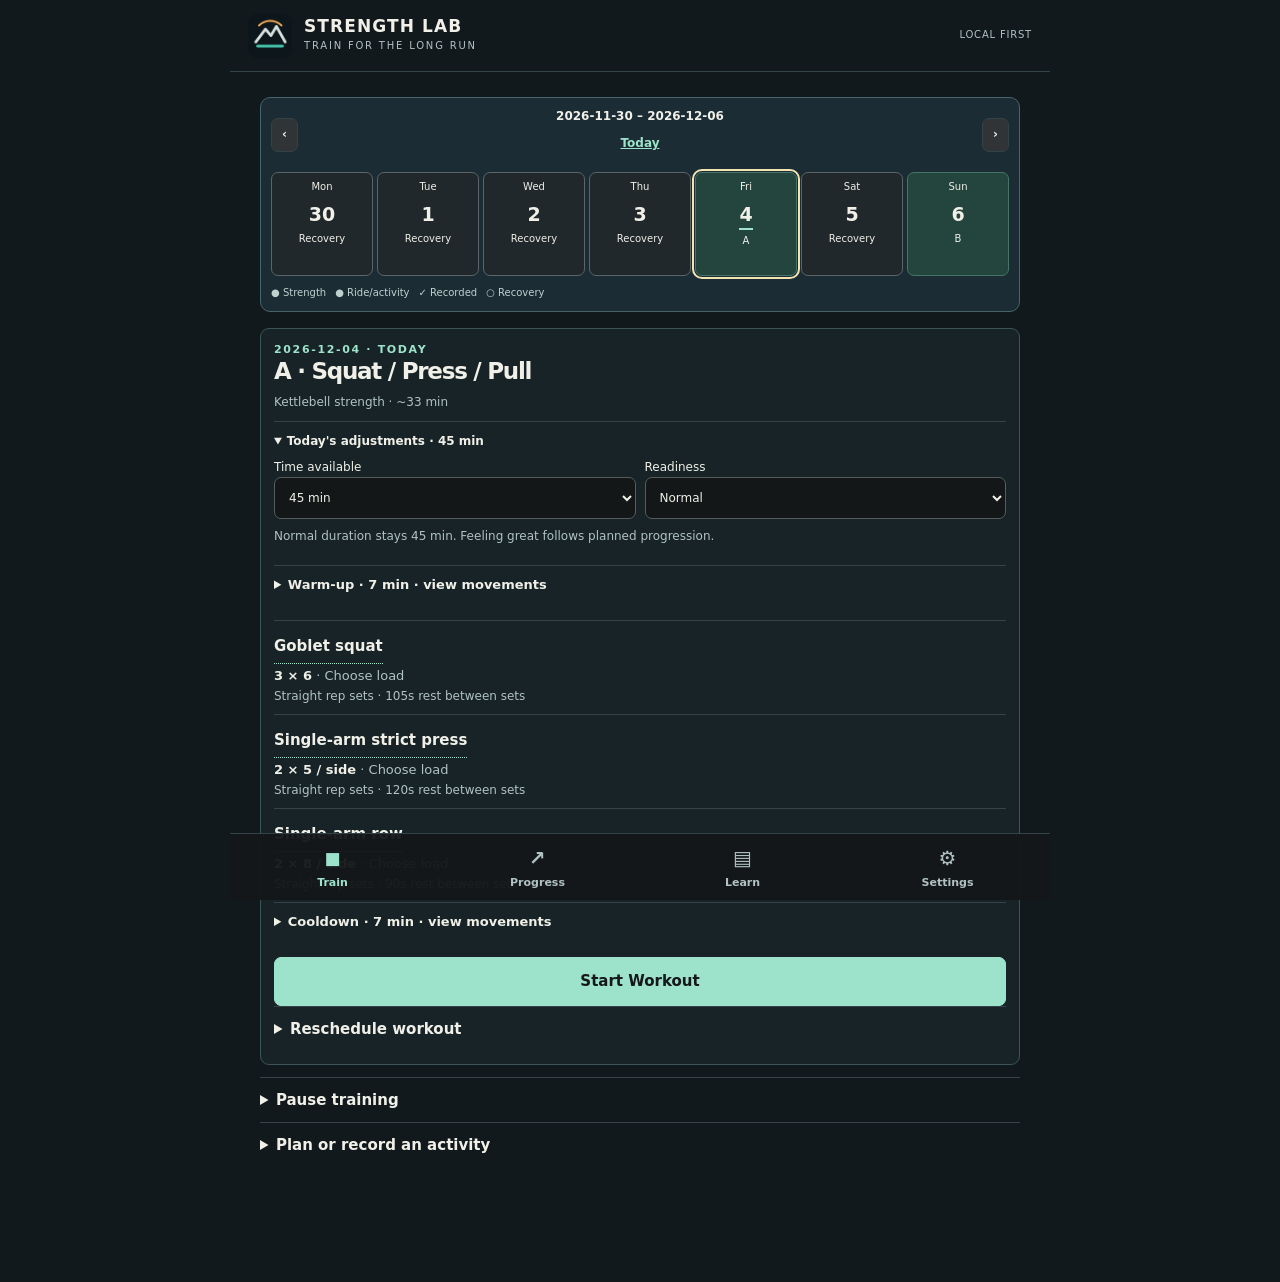
<file: index.html>
<!doctype html><html lang="en"><head><meta charset="utf-8"><meta name="viewport" content="width=device-width,initial-scale=1,viewport-fit=cover"><meta name="theme-color" content="#151719"><meta name="description" content="Strength Lab — lifelong kettlebell and club training"><link rel="manifest" href="manifest.webmanifest"><link rel="icon" href="icon-192.png"><link rel="stylesheet" href="styles.css"><link rel="stylesheet" href="interface-polish.css"><title>Strength Lab</title></head><body><div class="shell"><header class="mast"><div class="brand"><img class="brand-icon" src="icon-192.png" alt="Strength Lab" width="44" height="44"><div><strong>STRENGTH LAB</strong><small>TRAIN FOR THE LONG RUN</small></div></div><span id="network" class="net">LOCAL FIRST</span></header><main id="app" tabindex="-1"></main><nav class="bottom" aria-label="Main navigation"><button data-tab="today" class="active"><span>◼</span>Train</button><button data-tab="progress"><span>↗</span>Progress</button><button data-tab="learn"><span aria-hidden="true">▤</span>Learn</button><button data-tab="settings"><span>⚙</span>Settings</button></nav></div><script src="engine.js"></script><script src="session-timer.js"></script><script src="movement-instruction.js"></script><script src="programming-education.js"></script><script src="learning.js"></script><script src="rolling-calendar.js"></script><script src="notebook.js"></script><script src="app.js" defer></script><dialog id="transcript-dialog"><div class="reader-header"><div><strong id="transcript-title"></strong><p id="transcript-meta" class="muted small"></p></div><form method="dialog"><button class="button secondary">Close</button></form></div><p class="small"><a id="transcript-link" target="_blank" rel="noopener noreferrer">Original source</a></p><div id="transcript-body" class="transcript-body"></div></dialog><dialog id="movement-dialog" aria-labelledby="movement-dialog-title"><header class="reader-header"><h2 id="movement-dialog-title"></h2><form method="dialog"><button class="button secondary" autofocus>Close instruction</button></form></header><div id="movement-dialog-body"></div></dialog></body></html>
</file>
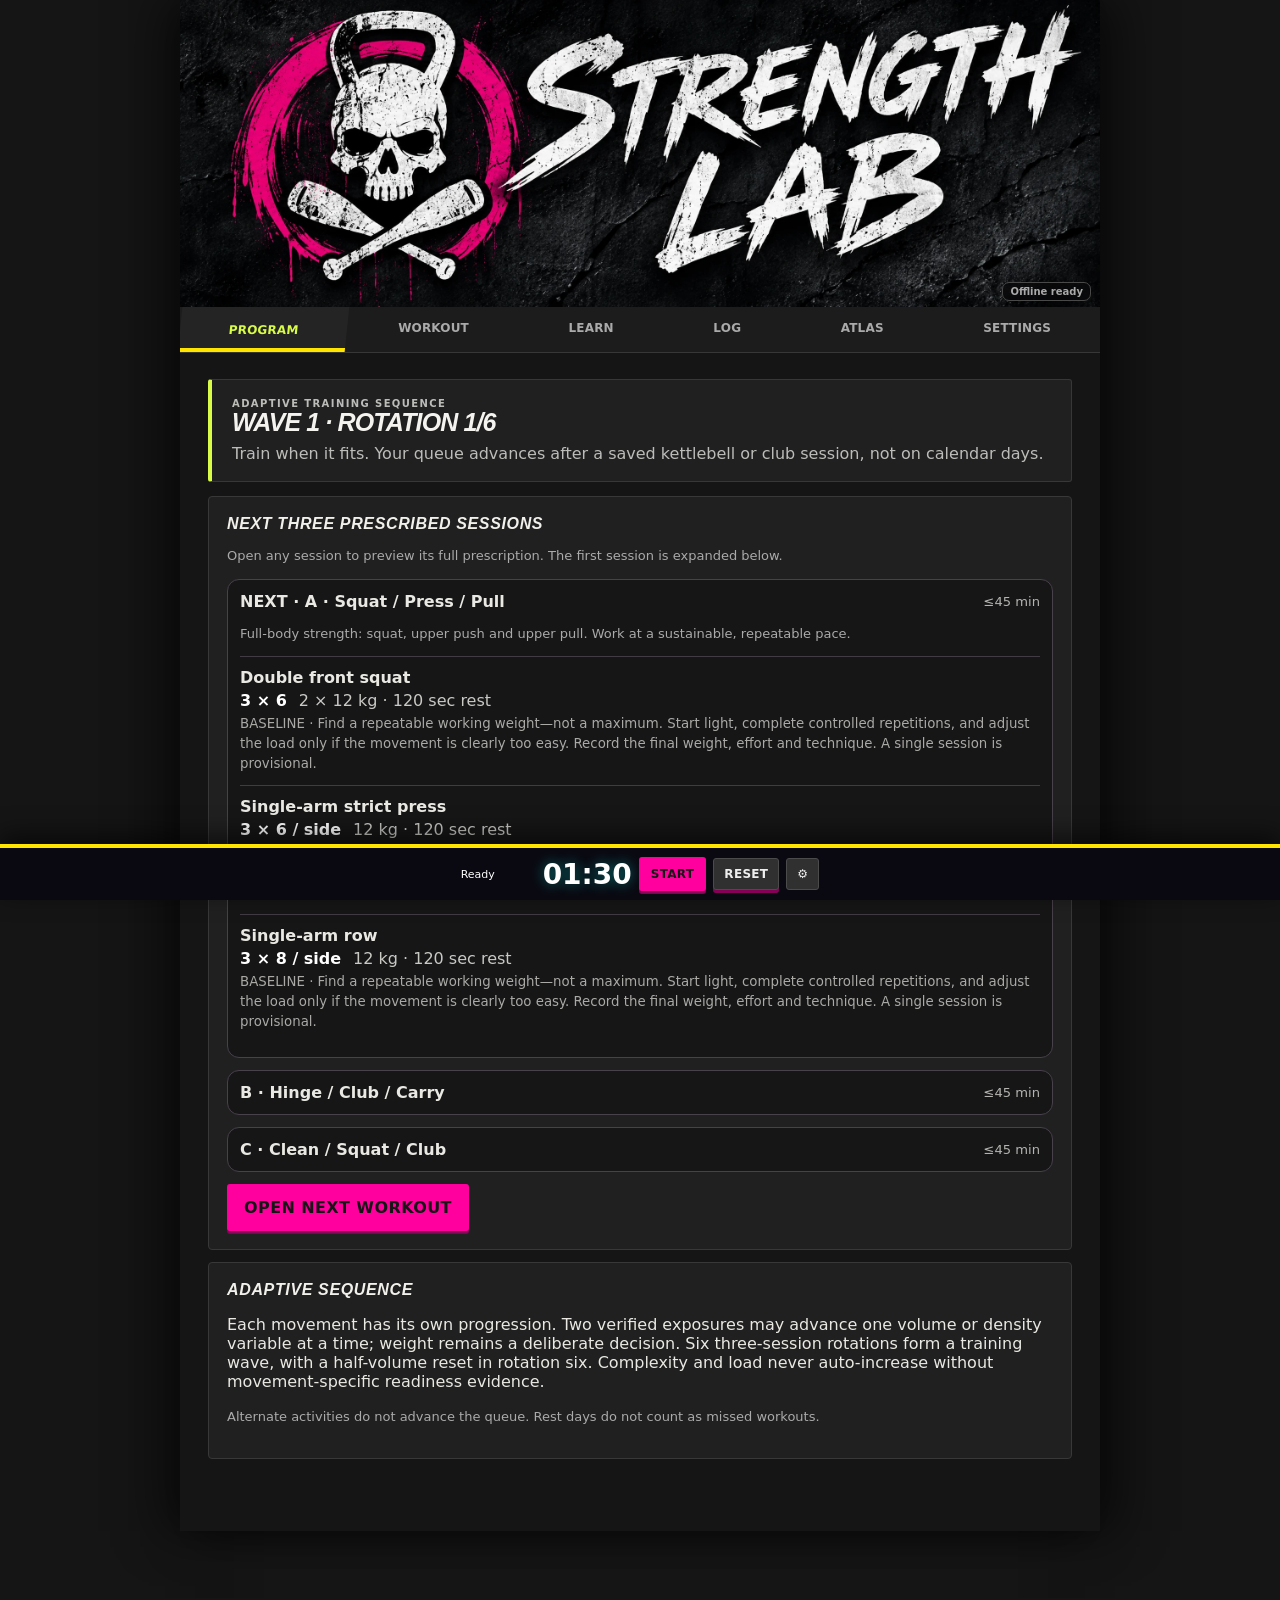
<file: legacy/index.html>
<!doctype html>
<html lang="en"><head><base href="../"><meta charset="utf-8"><meta name="viewport" content="width=device-width,initial-scale=1,viewport-fit=cover"><meta name="theme-color" content="#101013"><meta name="description" content="Offline-first kettlebell and club training log"><link rel="manifest" href="manifest.webmanifest?v=32"><link rel="icon" href="icon-192.png"><link rel="apple-touch-icon" href="icon-192.png"><link rel="stylesheet" href="legacy/styles.css?v=32"><title>Strength Lab V32</title></head>
<body><div id="app"><header class="top"><div class="brand"><div class="brandmark" aria-hidden="true">SL<span class="brand-slash">/</span></div><div><h1 id="page-heading">Strength<br>Lab</h1><small id="page-tagline">TRAIN FOR THE LONG RUN</small></div></div><span class="offline" id="network">Offline ready</span></header><nav class="tabs" aria-label="Main navigation"><button class="tab" data-view="plan">Program</button><button class="tab selected" data-view="train">Workout</button><button class="tab" data-view="hub">Learn</button><button class="tab" data-view="history">Log</button><button class="tab" data-view="library">Atlas</button><button class="tab" data-view="settings">Settings</button></nav><main id="view" aria-live="polite"></main></div><dialog id="dialog"><form method="dialog" id="dialog-content"></form></dialog><script src="legacy/app.js?v=32" defer></script></body></html>
</file>
<file: styles.css>
:root{font-family:system-ui,-apple-system,'Segoe UI',sans-serif;color-scheme:dark;--bg:#151719;--card:#222527;--line:#393e40;--text:#f0f0e8;--muted:#a8aeab;--accent:#d6f45c;--red:#ff8a84}*{box-sizing:border-box}html{scroll-behavior:smooth}body{margin:0;background:var(--bg);color:var(--text);font-size:15px;line-height:1.48}button,input,select,textarea{font:inherit}button{cursor:pointer}button:disabled{opacity:.4;cursor:not-allowed}.shell{max-width:820px;margin:auto;min-height:100vh;padding-bottom:90px}.mast{height:72px;padding:13px 18px;display:flex;align-items:center;justify-content:space-between;border-bottom:1px solid var(--line)}.brand{display:flex;align-items:center;gap:12px}.brand strong{display:block;font-weight:900;letter-spacing:.065em;font-size:17px;line-height:1.1}.brand small{display:block;font-size:10px;letter-spacing:.18em;color:var(--muted);margin-top:3px}.mark{font-size:27px;font-weight:1000;letter-spacing:-.13em;color:var(--text);transform:rotate(-7deg);display:block}.mark span{color:var(--accent)}.net{font-size:10px;letter-spacing:.08em;color:var(--muted)}main{padding:18px 15px 30px}.bottom{position:fixed;bottom:0;left:0;right:0;display:flex;justify-content:center;background:#151719f5;border-top:1px solid var(--line);z-index:10;padding-bottom:env(safe-area-inset-bottom)}.bottom button{width:25%;max-width:205px;border:0;background:none;color:var(--muted);padding:10px 2px 9px;font-size:11px;font-weight:750}.bottom button span{display:block;font-size:20px;margin-bottom:1px}.bottom button.active{color:var(--accent)}h1,h2,h3,p{margin:0}h1{font-size:clamp(28px,6vw,40px);font-weight:900;letter-spacing:-.055em;line-height:1.05}h2{font-size:20px;letter-spacing:-.03em}h3{font-size:16px}p{margin:9px 0}.muted{color:var(--muted)}.small{font-size:12px}.eyebrow{font-size:11px;text-transform:uppercase;letter-spacing:.15em;color:var(--accent);font-weight:800}.hero{padding:14px 0 20px}.hero p{max-width:60ch}.card{background:var(--card);border:1px solid var(--line);border-radius:10px;padding:17px;margin:12px 0}.card h2{margin-bottom:8px}.row{display:flex;align-items:center;justify-content:space-between;gap:12px}.wrap{flex-wrap:wrap}.stack{display:grid;gap:12px}.pill{border:1px solid var(--line);border-radius:30px;padding:4px 9px;font-size:11px;color:var(--muted);white-space:nowrap}.accent{color:var(--accent)}.button{border:1px solid var(--accent);background:var(--accent);color:#151719;border-radius:7px;font-weight:850;padding:12px 15px;min-height:45px}.button.secondary{border-color:var(--line);background:#303436;color:var(--text)}.button.danger{border-color:#744644;background:#3a2929;color:#ffc7c3}.button.smallbtn{min-height:34px;padding:7px 10px;font-size:12px}.button.full{width:100%}.buttonrow{display:flex;flex-wrap:wrap;gap:8px;margin-top:12px}.metrics{display:grid;grid-template-columns:repeat(3,1fr);gap:8px;margin:14px 0}.metric{border:1px solid var(--line);border-radius:7px;padding:12px 6px;text-align:center}.metric strong{display:block;font-size:21px;letter-spacing:-.04em}.metric span{display:block;color:var(--muted);font-size:10px;text-transform:uppercase;letter-spacing:.05em}.notice{border-left:3px solid var(--accent);background:#2b3024;padding:11px 13px;font-size:13px;margin:12px 0}.warning{border-left-color:var(--red);background:#352725}.field{display:grid;gap:5px;margin:12px 0}.field label,.field>span{font-weight:750;font-size:12px;color:var(--muted)}input,select,textarea{width:100%;background:#141718;color:var(--text);border:1px solid #555d5d;border-radius:7px;padding:10px;min-height:42px}textarea{min-height:70px}input[type=checkbox]{width:20px;height:20px;min-height:20px;accent-color:var(--accent)}.setrow{display:grid;grid-template-columns:44px 1fr 1fr 60px;gap:7px;align-items:end;margin:9px 0}.setrow label{font-size:10px;color:var(--muted);display:grid;gap:3px}.setrow input{padding:8px 4px;text-align:center}.setrow .done{min-height:41px;background:#32383a;border:1px solid var(--line);color:var(--text);border-radius:6px;font-weight:900}.setrow .done.checked{background:var(--accent);color:#141718}.setrow .index{font-weight:800;padding-bottom:11px}.exercise{border-top:1px solid var(--line);padding-top:16px;margin-top:17px}.exercise-head{display:flex;justify-content:space-between;align-items:start;gap:10px}.exercise-head h3{font-size:18px}.rx{font-size:13px;margin:8px 0;color:var(--muted)}.rx strong{color:var(--text)}details{border-top:1px solid var(--line);padding:11px 0}summary{cursor:pointer;font-weight:800}ul{padding-left:20px;margin:8px 0}li{margin:4px 0}.timer{position:sticky;top:0;z-index:4;display:flex;align-items:center;justify-content:space-between;background:#1e2420;border:1px solid #4a5540;padding:10px 12px;border-radius:8px;margin:10px 0}.timer strong{font-size:21px;font-variant-numeric:tabular-nums}.choice{display:flex;flex-wrap:wrap;gap:7px;margin:12px 0}.choice button{background:#303436;color:var(--text);border:1px solid var(--line);border-radius:7px;padding:9px 13px}.choice button.active{border-color:var(--accent);color:var(--accent)}.list-item{display:flex;justify-content:space-between;align-items:center;gap:10px;border-top:1px solid var(--line);padding:13px 0}.list-item:first-of-type{border-top:0}.tag{font-size:10px;letter-spacing:.06em;text-transform:uppercase;color:var(--accent)}.bar{height:7px;background:#3b4242;border-radius:20px;overflow:hidden;margin:9px 0}.bar>div{height:100%;background:var(--accent)}.empty{padding:20px 0;color:var(--muted)}.stage{display:flex;gap:6px;margin:14px 0}.stage div{flex:1;text-align:center;border-radius:5px;padding:9px 3px;background:#303436;color:var(--muted);font-size:11px}.stage .on{background:var(--accent);color:#141718;font-weight:900}.footer-note{font-size:11px;color:var(--muted);margin-top:12px}.section-title{margin-top:25px}.link{color:var(--accent);text-decoration:underline}.two{display:grid;grid-template-columns:1fr 1fr;gap:9px}.sr{position:absolute;width:1px;height:1px;overflow:hidden;clip:rect(0,0,0,0)}@media(min-width:680px){main{padding:25px 30px}.card{padding:22px}.bottom{max-width:820px;margin:auto}.setrow{grid-template-columns:60px 1fr 1fr 80px}}@media(prefers-reduced-motion:reduce){*{scroll-behavior:auto!important}}

.source-open{background:none;border:0;color:inherit;text-align:left;font:inherit;font-weight:700;text-decoration:underline;text-decoration-color:var(--accent,#b7f24a);text-underline-offset:3px;cursor:pointer;padding:.25rem 0}#transcript-dialog{width:min(900px,94vw);max-height:90vh;background:#17191b;color:#f4f3ed;border:1px solid #747b77;border-radius:12px;padding:1.2rem}.reader-header{display:flex;align-items:flex-start;justify-content:space-between;gap:1rem}.reader-header strong{font-size:1.2rem}.transcript-body{white-space:pre-wrap;line-height:1.65;overflow:auto;font-size:1rem;max-height:66vh;word-break:break-word}#transcript-dialog::backdrop{background:rgba(0,0,0,.8)}

/* Workout navigation: timer remains accessible without covering the set overview. */
#workout-focus,#workout-overview{scroll-margin-top:100px}.workout-jumps,.overview-heading{display:flex;align-items:center;justify-content:space-between;gap:12px;flex-wrap:wrap;margin:12px 0}.workout-jumps a,.overview-heading a{font-size:13px;color:var(--accent);font-weight:750;text-decoration:underline;text-underline-offset:3px}.timer{top:8px;flex-wrap:wrap;gap:8px;box-shadow:0 5px 20px #0008}.timer .row{flex:1 1 150px}.timer .buttonrow{margin-top:0;flex:1 1 200px;justify-content:flex-end}.timer button{min-height:44px}@media(max-width:430px){.timer{padding:9px;top:4px}.timer .row{flex-basis:100%}.timer .buttonrow{justify-content:space-between;flex-basis:100%}.timer button{flex:1}.workout-jumps a{min-height:40px;display:inline-flex;align-items:center}}

/* UX review 1: the interval face is an actual touch control; it never covers sets. */
.timer{position:relative!important;top:auto!important;display:block;z-index:auto;scroll-margin-top:16px}.timer .row{display:flex;flex-wrap:wrap}.timer .timer-face{border:1px solid var(--accent);border-radius:8px;background:#151b18;color:var(--accent);min-height:56px;min-width:112px;padding:10px;font-size:30px;font-weight:850;font-variant-numeric:tabular-nums}.timer .buttonrow{justify-content:flex-start}.timer button{touch-action:manipulation;min-height:48px}.timer p{margin:5px 0}.timer .buttonrow button{flex:1 1 auto}

/* Learn: focused touch pathways and practical instruction, not a giant chart. */
.learn-filters{display:grid;gap:12px;margin:14px 0}.learn-filters label{font-size:13px;font-weight:750}.learn-node{display:flex;flex-direction:column;gap:8px;width:100%;padding:14px;margin:8px 0;border:1px solid var(--line);border-radius:9px;background:var(--card);color:var(--text);text-align:left;min-height:56px;touch-action:manipulation}.learn-node strong{font-size:16px}.learn-status{display:inline-block;font-size:12px;padding:5px 8px;border:1px solid #687476;border-radius:6px;width:fit-content}.status-learned{color:#b8efb4;border-color:#6d9469}.status-practicing{color:#a6dce7;border-color:#5a8b96}.status-available{color:var(--accent)}.status-blocked{color:#ffc4b2;border-color:#a06b5c}.instruction-section{margin:20px 0;border-top:1px solid var(--line);padding-top:15px}.instruction-section h3{font-size:18px}.movement-instruction h2{font-size:25px;line-height:1.15}.movement-instruction>.learn-status{margin:8px 0}.video-link{display:inline-flex;align-items:center;text-decoration:none;min-height:48px}.learning-dimensions{display:grid;gap:10px}.learning-dimensions>div{background:#171c1e;padding:12px;border-radius:8px}.learning-dimensions h4{margin:0;font-size:15px}.learning-dimensions p{font-size:13px}.pathway-center{border:2px solid var(--accent);border-radius:10px;padding:16px}.pathway-arrow{text-align:center;font-size:27px;color:var(--accent);padding:4px}.focused-pathway h3{font-size:15px}.learn-node:focus-visible,.timer button:focus-visible{outline:3px solid var(--accent);outline-offset:3px}.movement-instruction,.focused-pathway{scroll-margin-top:12px}@media(min-width:650px){.learn-filters{grid-template-columns:1fr 1fr}.learning-dimensions{grid-template-columns:1fr 1fr}}
</file>
<file: interface-polish.css>
/* Active workout: quiet hierarchy, one prominent action. */
:root{--accent:#9de3cb;--bg:#12191c;--card:#1c282c;--line:#344347;--muted:#b1c2c4}
.workout-focus{border:1px solid #3d6864;border-radius:22px;padding:22px;margin:18px 0;background:linear-gradient(150deg,#203b3c 0%,#18282b 75%);box-shadow:0 14px 35px #0002}
.focus-kicker{font-size:11px;font-weight:800;letter-spacing:.13em;color:#a7e8d3;display:flex;justify-content:space-between;gap:12px}
.focus-track{height:6px;border-radius:8px;background:#365153;overflow:hidden;margin:13px 0 24px}
.focus-track>div{height:100%;background:#a5ebd2;border-radius:8px;transition:width .2s ease}
.focus-label{font-size:11px;font-weight:800;letter-spacing:.12em;color:#a7c9c9}
.workout-focus h2{font-size:clamp(24px,5vw,35px);letter-spacing:-.035em;margin:5px 0 7px;line-height:1.13}
.workout-focus p{margin:8px 0 18px}.workout-focus .focus-action{min-height:56px;font-weight:800;font-size:17px}
.workout-focus .small{margin:11px 0 0}
.exercise .setrow input{min-height:44px}
.exercise .done{min-width:48px;min-height:48px}
button:focus-visible,input:focus-visible,select:focus-visible,textarea:focus-visible{outline:3px solid #d2f6e9;outline-offset:3px}
@media(max-width:520px){.workout-focus{padding:19px 16px;border-radius:18px}.workout-focus h2{font-size:27px}}

/* Distinct timer modes, without hiding the full exercise overview. */
.timer[data-timer-mode="rest"]{border-left:4px solid #d99a4c}
.timer[data-timer-mode="work"]{border-left:4px solid #31b99f}
.timer[data-timer-mode="warmup"],.timer[data-timer-mode="cooldown"]{border-left:4px solid #789db4}
.timer #clock{font-variant-numeric:tabular-nums;font-size:clamp(1.5rem,5vw,2.3rem)}
@media(max-width:480px){.timer .buttonrow{display:flex;flex-wrap:wrap;gap:6px}.timer .buttonrow button{min-height:44px}}
/* Workout overview navigation and timer: sticky only on screens with enough vertical space. */
.workout-jumps{display:flex;flex-wrap:wrap;gap:10px;margin:12px 0 16px}
.workout-jumps a,.overview-heading a{color:#b8f0df;text-decoration:underline;text-underline-offset:3px;min-height:44px;display:inline-flex;align-items:center}
.overview-heading{display:flex;align-items:center;justify-content:space-between;flex-wrap:wrap;gap:10px;margin-top:22px}
#workout-overview,#workout-focus,.exercise{scroll-margin-top:170px}
.timer{position:sticky;top:8px;z-index:5;background:var(--card,#1c282c);box-shadow:0 5px 18px #0006}
.timer .buttonrow{display:flex;flex-wrap:wrap;gap:8px}
@media(max-width:480px){.timer{top:4px;padding:10px 12px}.timer #clock{font-size:1.65rem}.timer .buttonrow button{flex:1 1 auto}.overview-heading h2{font-size:1.2rem}}
@media(max-height:600px){.timer{position:relative;top:auto}#workout-overview,#workout-focus,.exercise{scroll-margin-top:16px}}
@media(prefers-reduced-motion:reduce){html{scroll-behavior:auto}}

/* Review 2: a prewritten, compact notebook. Sticky inside the full workout,
   never inside a short card or a collapsing preparation section. */
#app>.timer{position:sticky!important;top:0!important;z-index:8;display:grid;grid-template-columns:1fr;gap:3px;margin:0 0 12px;padding:6px 10px;background:#18282b;box-shadow:0 3px 10px #0009;border-radius:8px}
#app>.timer .row{flex-wrap:nowrap;gap:8px}#app>.timer .row>div{min-width:0}#app>.timer #timer-label{display:block;font-size:12px;line-height:1.2;max-width:42ch}#app>.timer .row p{font-size:10px;line-height:1.2;margin:3px 0}#app>.timer .timer-face{min-height:44px;min-width:90px;padding:3px 8px;font-size:25px}#app>.timer>.buttonrow{margin:0;gap:6px;display:flex}#app>.timer>.buttonrow button{min-height:40px;padding:6px;font-size:12px}#app>.timer>p{display:none}
.workout-title{margin:8px 0 12px}.workout-title h1{font-size:24px;line-height:1.15}.workout-title .eyebrow{font-size:10px}.notebook-exercise{border-top:1px solid var(--line);padding:10px 0;margin:0;background:transparent}.notebook-exercise .rx{font-size:13px;margin:3px 0;line-height:1.4}.movement-link{background:none;border:0;border-bottom:1px dotted var(--accent);color:var(--text);font-size:15px;text-align:left;font-weight:800;padding:5px 0;min-height:36px;touch-action:manipulation}.movement-link:focus-visible{outline:2px solid var(--accent)}.notebook-exercise>.row{align-items:flex-start}.notebook-exercise>.row>.button{min-height:44px}.notebook-exercise details{padding:5px 0;border:0}.notebook-exercise details>summary{font-size:12px;color:var(--muted);min-height:36px;padding:7px 0}.notebook-set{border:1px solid var(--line);border-radius:6px;padding:8px;margin:10px 0;min-width:0}.notebook-set legend{font-size:12px}.notebook-set label{font-size:12px}.notebook-set .two{margin-bottom:7px}.notebook-set input{padding:7px;min-height:40px}.notebook-set input[type=checkbox]{min-height:22px;width:22px}.notebook-set button{min-height:40px}.notebook-set .done{border:1px solid var(--line);color:var(--text);background:#263a3c;min-width:42px;border-radius:6px}.notebook-set .done.checked{background:var(--accent);color:#121b1c}.preparation{padding:9px 0}.preparation summary{font-size:13px;min-height:36px}.preparation li{font-size:13px;margin:10px 0}.preparation ol{padding-left:20px}.cycle-sequence{display:grid;gap:6px}.cycle-workout{display:flex;flex-wrap:wrap;gap:6px;justify-content:space-between;align-items:center;width:100%;text-align:left;background:#1e2c30;border:1px solid var(--line);border-radius:7px;color:var(--text);padding:10px;min-height:64px}.cycle-workout.selected{border-color:var(--accent)}.cycle-workout small{display:block;color:var(--muted);font-size:11px}.cycle-workout .pill{font-size:10px}.cycle-change{width:100%}.selected-workout{border-top:1px solid var(--line);margin-top:20px;padding-top:16px}.selected-workout h2{font-size:21px}.selected-workout .list-item{padding:8px 0}.today-adjustments{font-size:13px}.today-adjustments .two{margin-top:8px}.today-adjustments label{font-size:12px}.history-summary{display:block;margin:5px 0}.history-list{margin:12px 0 25px}#movement-dialog{width:min(650px,96vw);max-height:88dvh;overflow:auto;border:1px solid var(--line);border-radius:10px;background:#182428;color:var(--text);padding:16px}#movement-dialog::backdrop{background:#000b}#movement-dialog h2{font-size:20px}#movement-dialog h3{margin-top:14px;font-size:15px}#movement-dialog li{font-size:14px}#movement-dialog .reader-header{position:sticky;top:-16px;background:#182428;padding:8px 0;z-index:1}#finish-workout{margin:14px 0 6px}#history-editor label{display:block;margin:8px 0;font-size:12px}#history-editor{padding:8px 0}#finish-panel>summary{min-height:44px;padding:8px 0}#workout-focus{padding:8px 0}#workout-focus summary{font-size:12px;min-height:36px}.notebook-exercise{scroll-margin-top:135px}

.notebook-exercise details[data-editor]:not([open]){display:none}

/* Review 3: seven flexible opportunities above a quiet prescription. */
#training-calendar{background:#1c2c34;border:1px solid #48636a;border-radius:10px;padding:10px;margin-bottom:16px}.calendar-header{display:flex;justify-content:space-between;align-items:center;gap:8px;margin-bottom:10px}.calendar-header>div{text-align:center;font-size:12px}.text-button{border:0;background:none;color:var(--accent);text-decoration:underline;min-height:36px;padding:3px;font-weight:750;text-align:left}.calendar-header .text-button{display:block;margin:auto}.calendar-grid{display:grid;grid-template-columns:repeat(7,minmax(0,1fr));gap:4px}.calendar-day{min-width:0;min-height:104px;border:1px solid #596568;border-radius:7px;background:#20282c;color:var(--text);padding:7px 2px;display:flex;align-items:center;flex-direction:column;gap:5px}.calendar-day small{font-size:10px}.calendar-day strong{font-size:19px}.calendar-day>span{font-size:10px;line-height:1.2;overflow-wrap:anywhere}.calendar-day.strength{background:#23453e;border-color:#467568}.calendar-day.cycling{background:#253a57;border-color:#5c7c9f}.calendar-day.activity{background:#483e27;border-color:#8c7950}.calendar-day.completed{box-shadow:inset 0 -4px #8bcea6}.calendar-day.current-day strong{border-bottom:2px solid var(--accent)}.calendar-day.selected-day{outline:2px solid #f2e4b3;outline-offset:1px}.calendar-legend{display:flex;gap:9px;flex-wrap:wrap;font-size:10px;color:#bfd1cf;margin-top:10px}.selected-workout{background:#172326;border:1px solid #3c5357;border-radius:9px;padding:13px;margin:0 0 12px}.selected-workout h1{font-size:23px;line-height:1.2}.selected-workout .list-item{padding:7px 0}.selected-workout .rx{margin:2px 0}.today-adjustments>summary{font-size:12px}.activity-record{display:block;width:100%;text-align:left;color:var(--text);background:#293749;border:1px solid #5a7188;border-radius:7px;padding:11px;margin:8px 0}.setup-card{background:#1c2b30;border:1px solid var(--line);border-radius:10px;padding:14px}.setup-card h2{font-size:16px;margin:14px 0 7px}.setup-card>label{display:block;font-size:12px;margin:9px 0}.activity-options{display:grid;grid-template-columns:1fr 1fr;gap:8px}.activity-options label{font-size:12px;display:flex;align-items:center;gap:7px;min-height:36px}#advanced-settings{margin-top:20px}.simple-set-head,.simple-set-row{display:grid;grid-template-columns:28px 1fr 1fr 1fr;gap:5px;align-items:center}.simple-set-head{font-size:11px;color:var(--muted);margin:8px 0 3px}.simple-set-row{margin:6px 0}.simple-set-row input{min-width:0;padding:7px 3px;text-align:center;min-height:44px}.partial-set,.method-fields{font-size:12px}.partial-set summary,.method-fields summary{min-height:36px;padding:6px 0}.notebook-exercise{border:1px solid #40585b;border-radius:8px;padding:10px;margin:8px 0;background:#1b2c30}.notebook-exercise:nth-child(even){background:#18262d}.notebook-exercise .movement-link{font-size:15px}.history-table{width:100%;border-collapse:collapse;font-size:12px}.history-table td,.history-table th{padding:9px 5px;border-bottom:1px solid var(--line);text-align:left;vertical-align:top}.history-table td:first-child{white-space:nowrap}.history-table .text-button{font-size:13px}.history-table small{display:block;color:var(--muted);font-size:11px}.history-table td:last-child{max-width:95px;font-size:11px}#movement-progress,#working-loads{margin-top:18px}#app>.timer{background:#102d34;border:2px solid #a8ecdc;border-left:6px solid #a8ecdc}#app>.timer .timer-face{background:#09202a;color:#e0fff5;border-color:#b8ffee;font-size:29px}#app>.timer #timer-label{color:#f1fff9;font-weight:800}.timer-cue{display:block;text-align:center;color:#fff3ad;font-size:25px;min-height:0}.timer-cue:empty{display:none}.timer .buttonrow button:first-child{background:#b3f3e3;color:#082328}#finish-options{margin-top:12px}#programming-education>details{padding:13px 0}#programming-education h3{font-size:14px;margin-top:12px}
</file>
